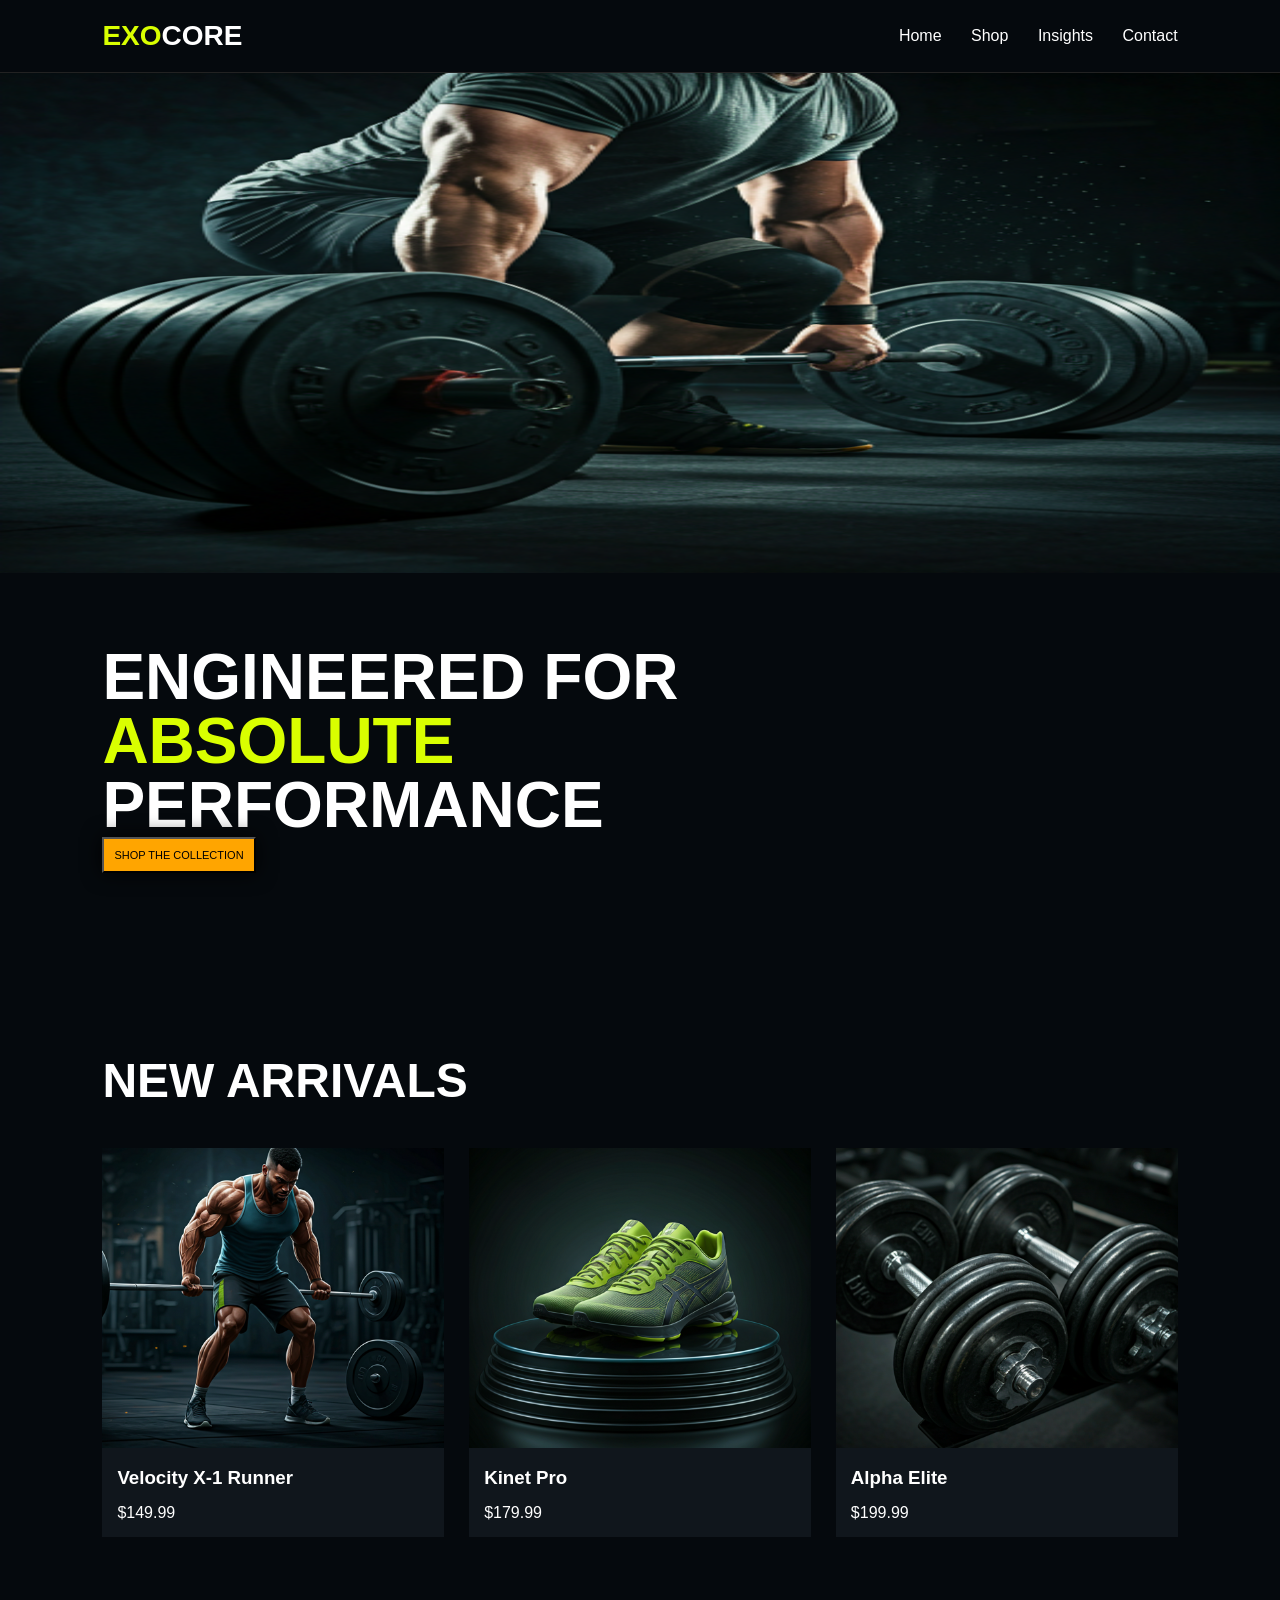
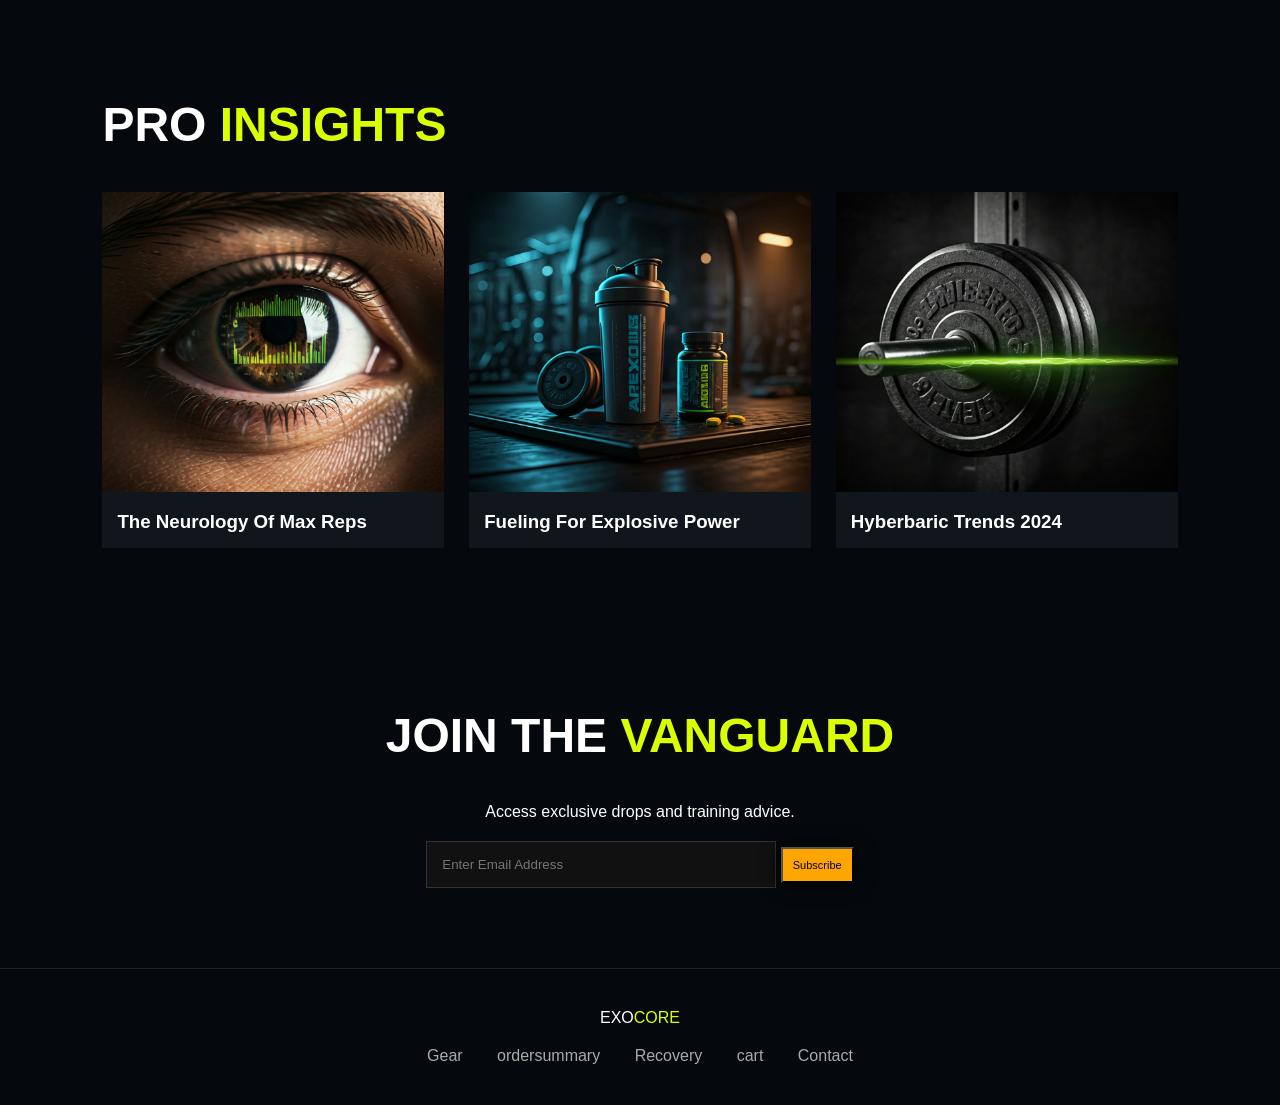
<file: index.html>
<!DOCTYPE html>
<html lang="en">
<head>
<meta charset="UTF-8">
<meta name="viewport" content="width=device-width, initial-scale=1.0">
<title>EXOCORE</title>
<link rel="stylesheet" href="w.css">
</head>
<body>

<header>
    <div class="logo">EXO<span>CORE</span></div>


    <nav>
        <a href="#home">Home</a>
        <a href="#shop">Shop</a>
        <a href="#insight">Insights</a>
        <a href="#contact">Contact</a>
    </nav>
</header>
<section class="hero" id="home">
<img src="ty.png" width=100% height=500vh>

    <div class="overlay">
    
        <h1>
            ENGINEERED FOR<br>
            <span>ABSOLUTE</span><br>
            PERFORMANCE
        </h1>

        <button class="button">SHOP THE COLLECTION</button>
    </div>
</section>

<section class="products">
    <div class="section-title">
        <h2>NEW ARRIVALS</h2>
    </div>

    <div class="product-grid">

        <div class="card">
            <img src="uu.png">
            <h3>Velocity X-1 Runner</h3>
            <p>$149.99</p>
        </div>

        <div class="card">
            <img src="ll.png">
            <h3>Kinet Pro</h3>
            <p>$179.99</p>
        </div>

        <div class="card">
            <img src="dd.png">
            <h3>Alpha Elite</h3>
            <p>$199.99</p>
        </div>

    </div>
</section>

<section class="insights" id="insight">

    <h2>PRO <span>INSIGHTS</span></h2>

    <div class="blog-grid">

        <div class="blog-card">
            <img src="yyy.png">
            <h3>The Neurology Of Max Reps</h3>
        </div>

        <div class="blog-card">
            <img src="aa.png">
            <h3>Fueling For Explosive Power</h3>
        </div>

        <div class="blog-card">
            <img src="jj.png">
            <h3>Hyberbaric Trends 2024</h3>
        </div>

    </div>

</section>

<section class="newsletter"id="contact">

    <h2>
        JOIN THE <span>VANGUARD</span>
    </h2>

    <p>Access exclusive drops and training advice.</p>

    <form>
        <input type="email" placeholder="Enter Email Address">
        <button class=newsbutton>Subscribe</button>
    </form>

</section>

<footer>

    <div class="footer-logo">
        EXO<span>CORE</span>

    </div>

    <div class="footer-links">
        <a href="gear.html">Gear</a>
        
        <a href="load.html">ordersummary</a>
        
        <a href="fed.html">Recovery</a>
         <a href="cart.html">cart</a>
        
        <a href="personal.html">Contact</a>
        
    </div>

</footer>

</body>
</html>
</file>
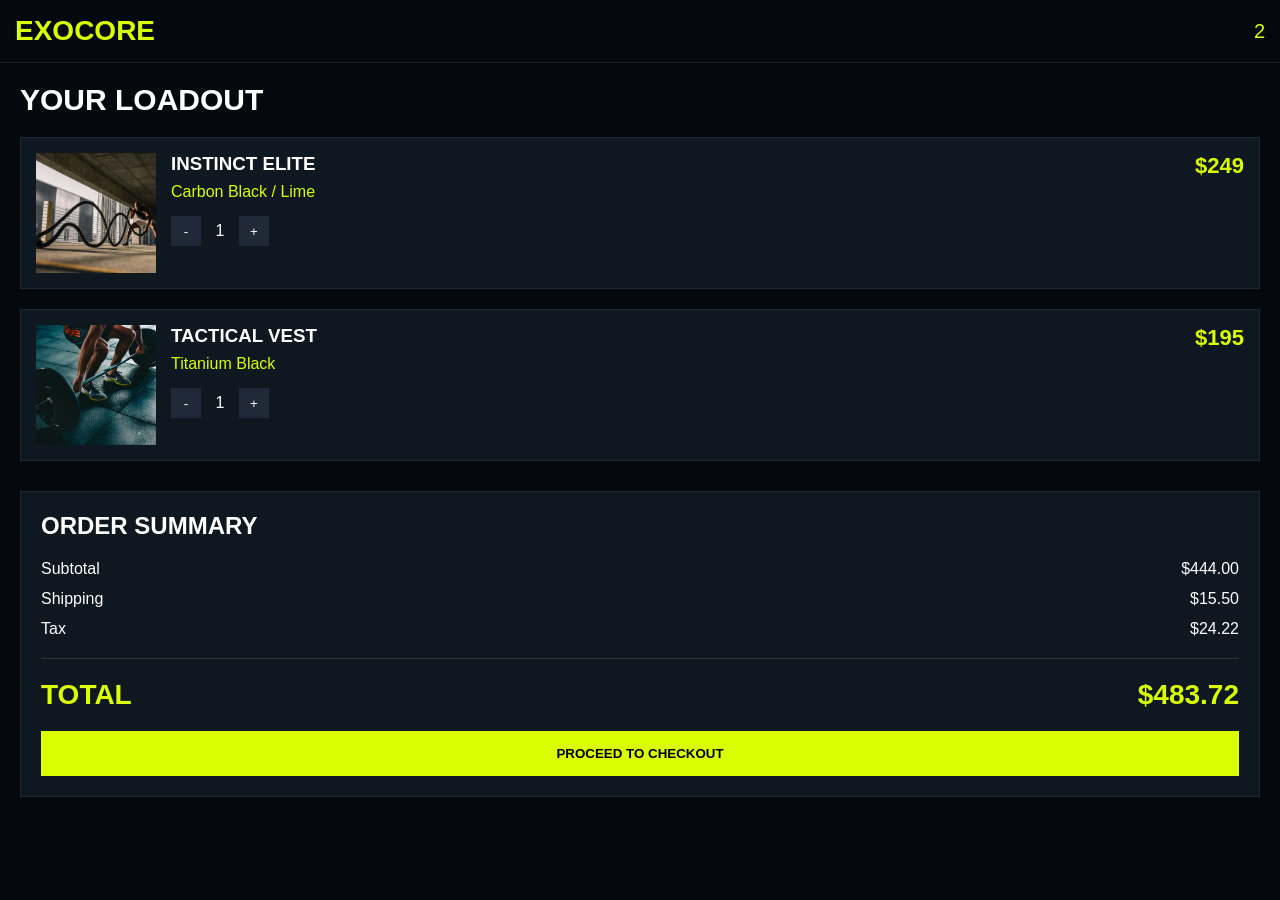
<file: cart.html>
<!DOCTYPE html>
<html lang="en">
<head>
<meta charset="UTF-8">
<meta name="viewport" content="width=device-width, initial-scale=1.0">
<title>EXOCORE Cart</title>

<style>

*{
    margin:0;
    padding:0;
    box-sizing:border-box;
    font-family:Arial,sans-serif;
}

body{
    background:#05090d;
    color:white;
}

header{
    display:flex;
    justify-content:space-between;
    align-items:center;
    padding:15px;
    border-bottom:1px solid #222;
}

.logo{
    color:#d9ff00;
    font-size:28px;
    font-weight:bold;
}

.cart-count{
    color:#d9ff00;
    font-size:20px;
}

.container{
    padding:20px;
}

.title{
    font-size:30px;
    margin-bottom:20px;
}

.cart-item{
    display:flex;
    gap:15px;
    background:#0f1720;
    border:1px solid #1f2937;
    margin-bottom:20px;
    padding:15px;
}

.cart-item img{
    width:120px;
    height:120px;
    object-fit:cover;
}

.details{
    flex:1;
}

.details h3{
    margin-bottom:8px;
}

.details p{
    color:#d9ff00;
}

.qty{
    margin-top:15px;
}

.qty button{
    width:30px;
    height:30px;
    border:none;
    background:#1f2937;
    color:white;
    cursor:pointer;
}

.qty span{
    margin:0 10px;
}

.price{
    color:#d9ff00;
    font-size:22px;
    font-weight:bold;
}

.summary{
    background:#0f1720;
    border:1px solid #1f2937;
    padding:20px;
    margin-top:30px;
}

.summary h2{
    margin-bottom:20px;
}

.row{
    display:flex;
    justify-content:space-between;
    margin:12px 0;
}

.total{
    display:flex;
    justify-content:space-between;
    margin-top:20px;
    padding-top:20px;
    border-top:1px solid #333;
    font-size:28px;
    font-weight:bold;
    color:#d9ff00;
}

.checkout{
    width:100%;
    padding:15px;
    margin-top:20px;
    background:#d9ff00;
    color:black;
    border:none;
    font-weight:bold;
    cursor:pointer;
}

.checkout:hover{
    opacity:.9;
}

</style>
<link href="cart.html">
</head>
<body>

<header>
    <div class="logo">EXOCORE</div>
    <div class="cart-count">2</div>
</header>

<div class="container">

    <h1 class="title">YOUR LOADOUT</h1>

    <div class="cart-item">

        <img src="ghj.jpg" alt="">

        <div class="details">
            <h3>INSTINCT ELITE</h3>
            <p>Carbon Black / Lime</p>

            <div class="qty">
                <button>-</button>
                <span>1</span>
                <button>+</button>
            </div>
        </div>

        <div class="price">$249</div>

    </div>

    <div class="cart-item">

        <img src="jkl.jpg" alt="">

        <div class="details">
            <h3>TACTICAL VEST</h3>
            <p>Titanium Black</p>

            <div class="qty">
                <button>-</button>
                <span>1</span>
                <button>+</button>
            </div>
        </div>

        <div class="price">$195</div>

    </div>

    <div class="summary">

        <h2>ORDER SUMMARY</h2>

        <div class="row">
            <span>Subtotal</span>
            <span>$444.00</span>
        </div>

        <div class="row">
            <span>Shipping</span>
            <span>$15.50</span>
        </div>

        <div class="row">
            <span>Tax</span>
            <span>$24.22</span>
        </div>

        <div class="total">
            <span>TOTAL</span>
            <span>$483.72</span>
        </div>

        <button class="checkout"
        onclick="window.location.href='checkout.html'">
            PROCEED TO CHECKOUT
        </button>

    </div>

</div>


</body>
</html>
</file>
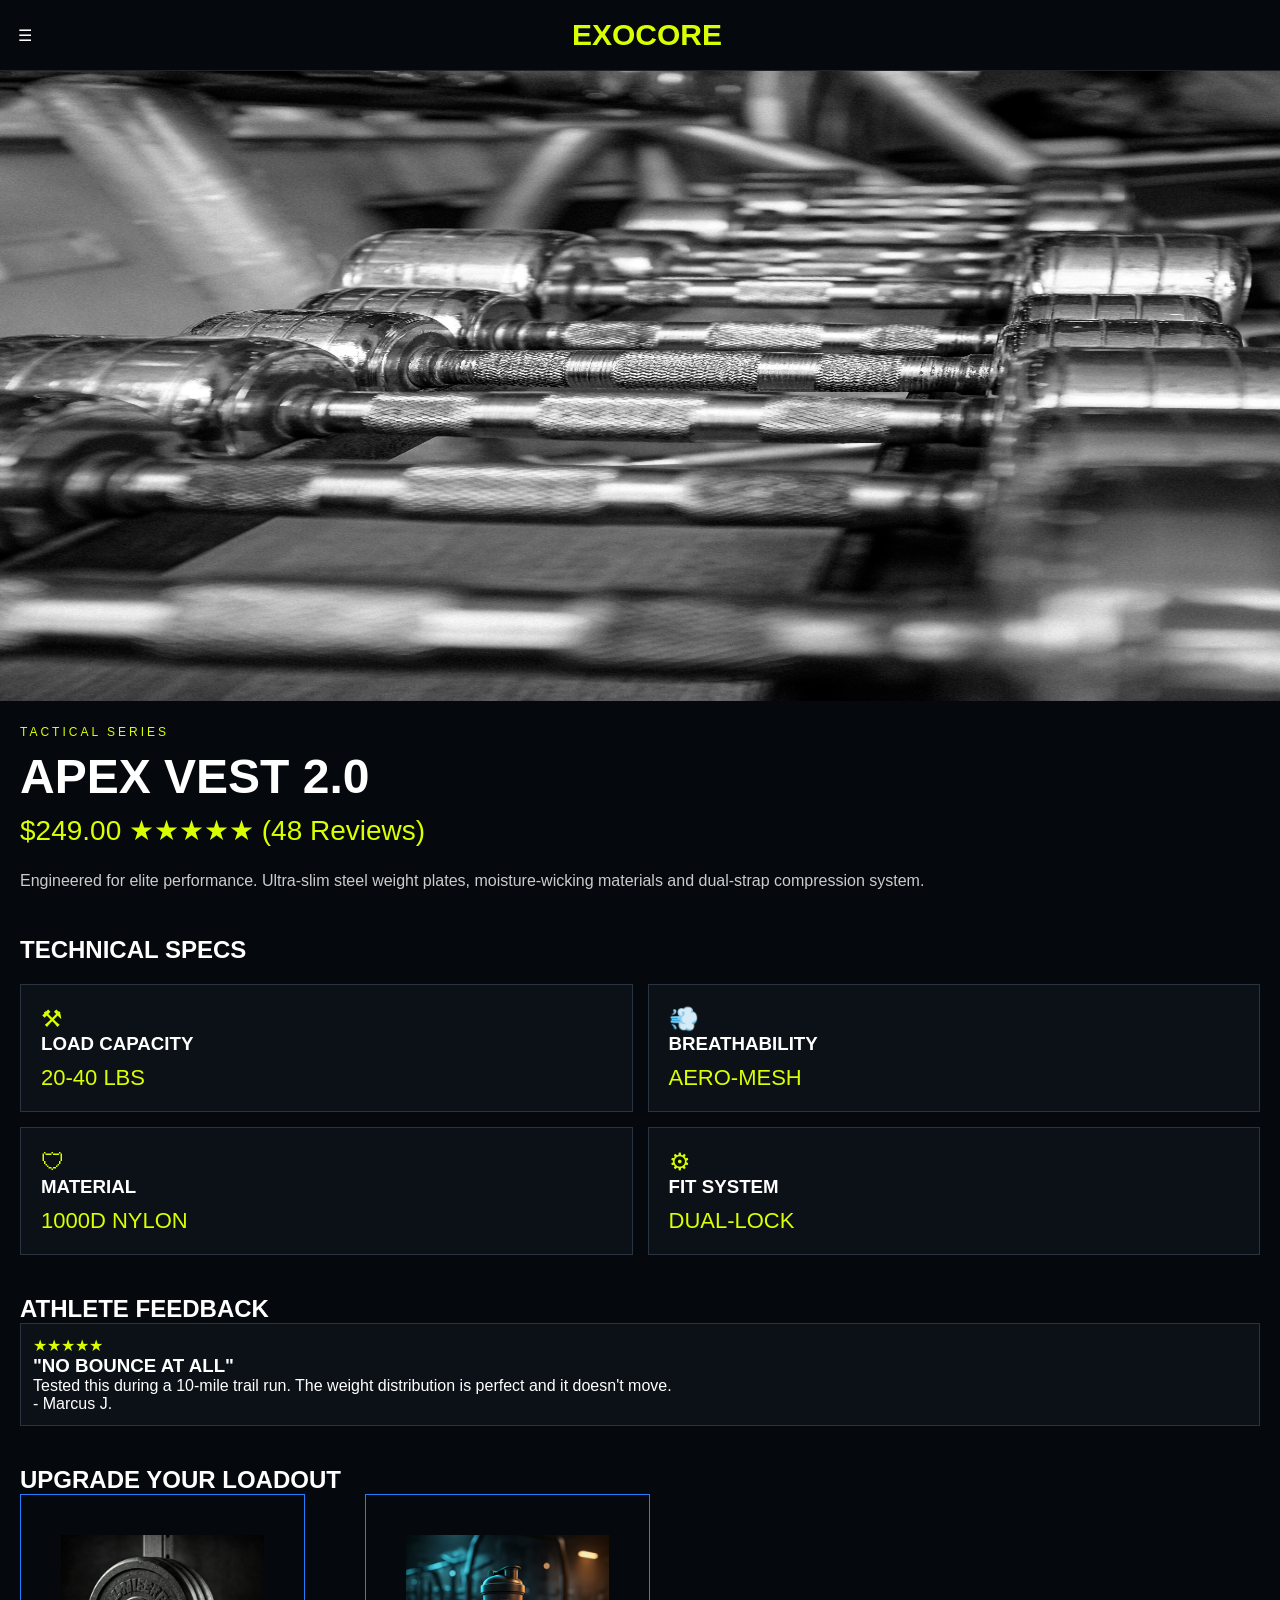
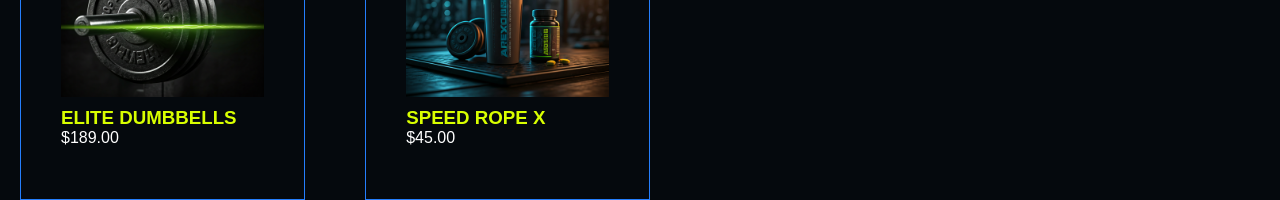
<file: fed.html>
<!DOCTYPE html>
<html lang="en">
<head>
<meta charset="UTF-8">
<meta name="viewport" content="width=device-width, initial-scale=1.0">
<title>APEX VEST 2.0</title>
<link rel="stylesheet" href="fed.css" id="fed.html">
</head>
<body>
 
<header>
    <div class="menu">☰</div>
    <div class="logo">EXOCORE</div>

    <div class="icons">
        
    </div>
</header>

<section class="hero">
    <img src="hhy.jpg" alt="Apex Vest">
</section>

<section class="product-info">

    <p class="series">TACTICAL SERIES</p>

    <h1>APEX VEST 2.0</h1>

    <div class="price">
        $249.00 ★★★★★ (48 Reviews)
    </div>

    <p class="description">
        Engineered for elite performance.
        Ultra-slim steel weight plates,
        moisture-wicking materials and
        dual-strap compression system.
    </p>

</section>

<section class="specs">

    <h2>TECHNICAL SPECS</h2>

    <div class="grid">

        <div class="spec-card">
            <span>⚒</span>
            <h3>LOAD CAPACITY</h3>
            <p>20-40 LBS</p>
        </div>

        <div class="spec-card">
            <span>💨</span>
            <h3>BREATHABILITY</h3>
            <p>AERO-MESH</p>
        </div>

        <div class="spec-card">
            <span>🛡</span>
            <h3>MATERIAL</h3>
            <p>1000D NYLON</p>
        </div>

        <div class="spec-card">
            <span>⚙</span>
            <h3>FIT SYSTEM</h3>
            <p>DUAL-LOCK</p>
        </div>

    </div>

</section>

<section class="review">

    <h2>ATHLETE FEEDBACK</h2>

    <div class="review-card">
        <div class="stars">★★★★★</div>

        <h3>"NO BOUNCE AT ALL"</h3>

        <p>
            Tested this during a 10-mile trail run.
            The weight distribution is perfect and
            it doesn't move.
        </p>

        <span>- Marcus J.</span>
    </div>

</section>

<section class="related">

    <h2>UPGRADE YOUR LOADOUT</h2>

    <div class="products">
         
        <div class="product">
            <img src="jj.png">
            <h3>ELITE DUMBBELLS</h3>
            <p>$189.00</p>
        </div>

        <div class="product">
            <img src="aa.png">
            <h3>SPEED ROPE X</h3>
            <p>$45.00</p>
        </div>

    </div>


<br>

</section>
</body>
</html>
</file>
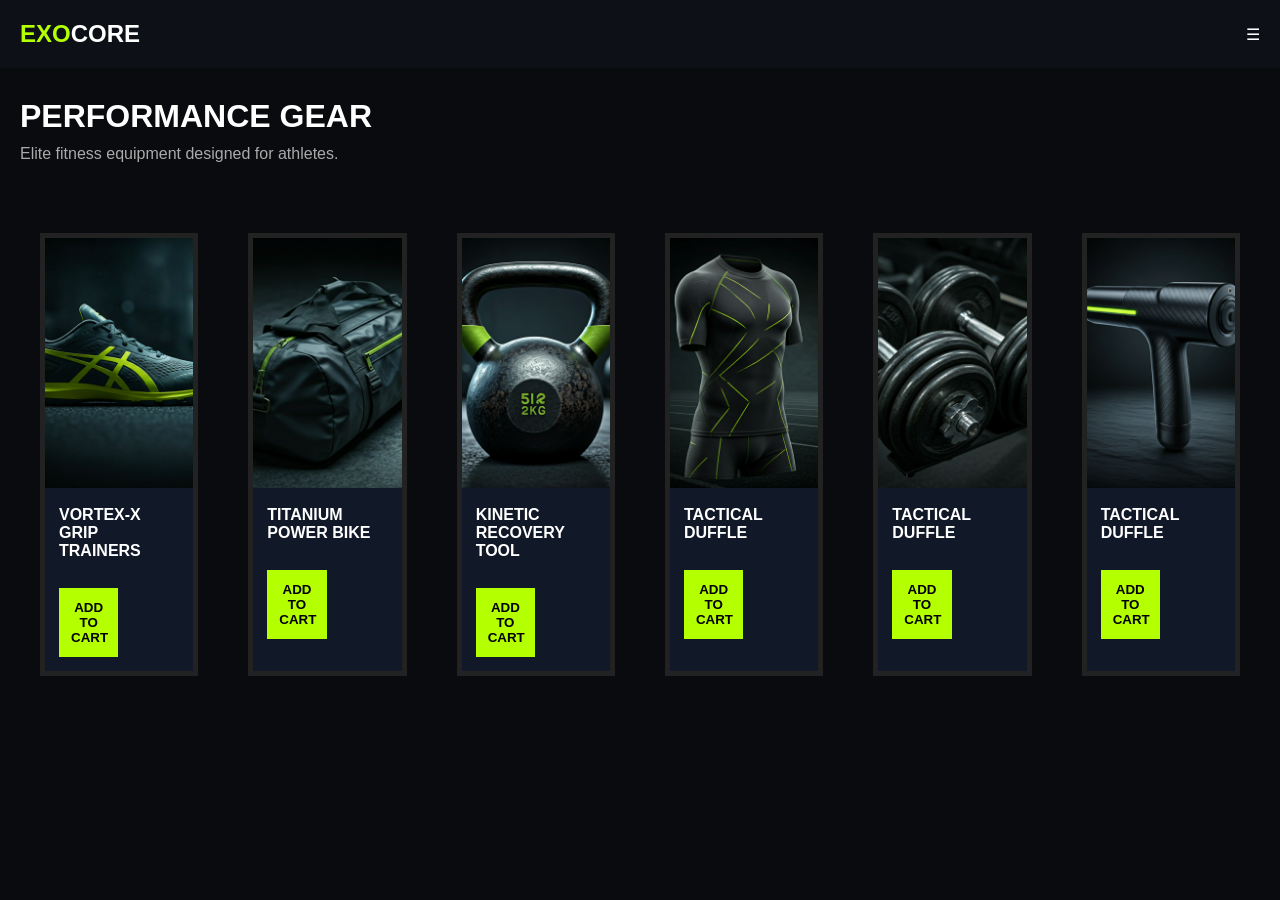
<file: gear.html>
<!DOCTYPE html>
<html lang="en">
<head>
<meta charset="UTF-8">
<meta name="viewport" content="width=device-width, initial-scale=1.0">
<title>EXOCORE Fitness</title>
<link rel="stylesheet" href="gear.css"  id="gear">

</head >
<body>

<header>
    <div class="logo">EXO<span>CORE</span></div>
    
   
    <div class="icons">☰</div>
</header>

<section class="hero" >
    <h1>PERFORMANCE GEAR</h1>
    <p>Elite fitness equipment designed for athletes.</p>
</section>

<section class="products">

    <div class="card">
        <img src="ae.jpeg.png" alt="">
        <h3>VORTEX-X GRIP TRAINERS</h3>
        <button>ADD TO CART</button>
    </div>

    <div class="card">
        <img src="er.png" alt="">
        <h3>TITANIUM POWER BIKE</h3>
        <button>ADD TO CART</button>
    </div>

    <div class="card">
        <img src="unnamed (2).png" alt="">
        <h3>KINETIC RECOVERY TOOL</h3>
        <button>ADD TO CART</button>
    </div>

    <div class="card">
        <img src="unnamed (1).png" alt="">
        <h3>TACTICAL DUFFLE</h3>
        <button>ADD TO CART</button>
    </div>
<div class="card">
        <img src="dd.png" alt="">
        <h3>TACTICAL DUFFLE</h3>
        <button>ADD TO CART</button>
    </div>
<div class="card">
        <img src="qe.png" alt="">
        <h3>TACTICAL DUFFLE</h3>
        <button>ADD TO CART</button>
    </div>

</section>



</body>
</html>
</file>
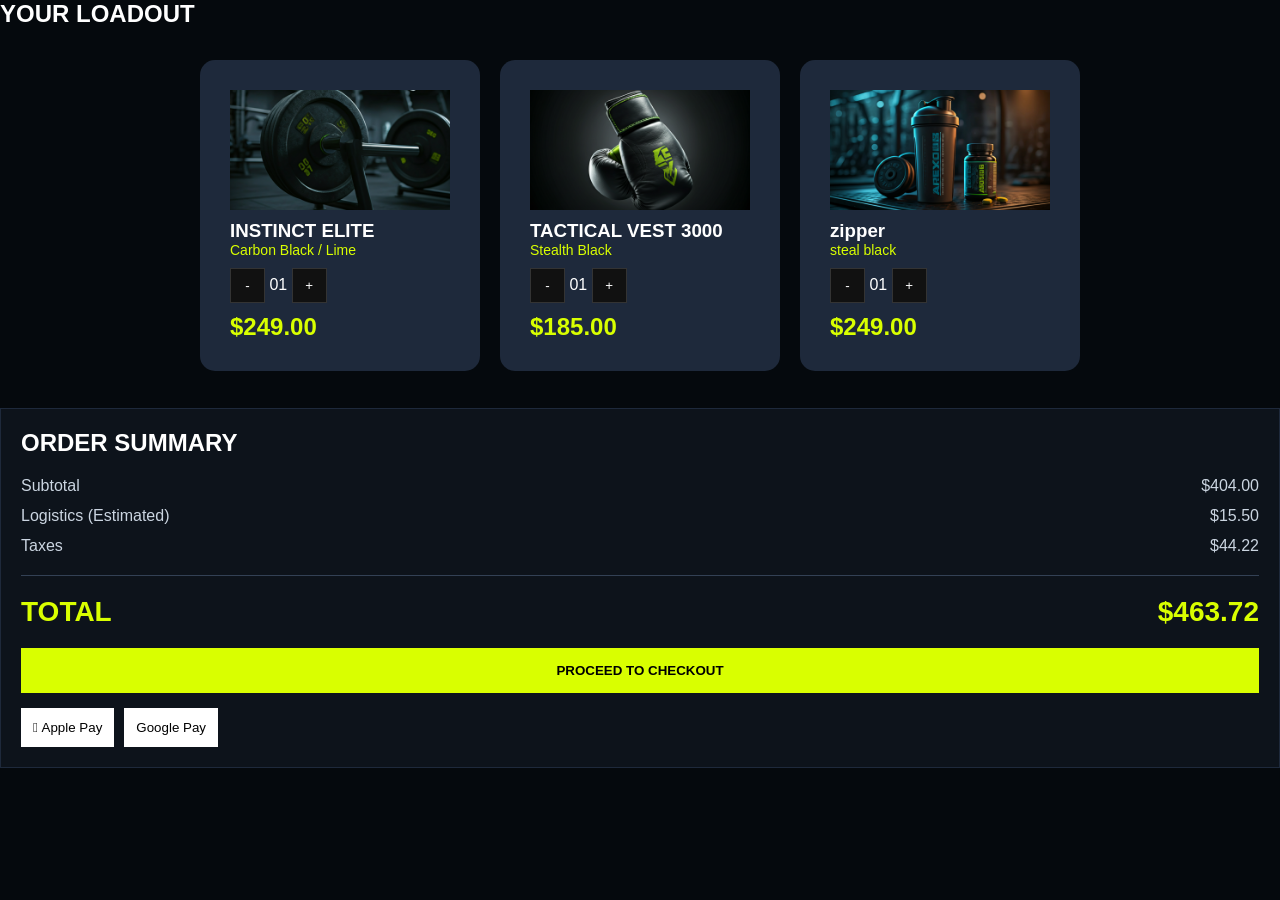
<file: load.html>
<!DOCTYPE html>
<html lang="en">
<head>
<meta charset="UTF-8">
<meta name="viewport" content="width=device-width, initial-scale=1.0">
<title>EXOCORE Cart</title>
<link rel="stylesheet" href="load.css"    id="load.html">
</head>
<body>

<section  id="load">

    <h1>YOUR LOADOUT</h1>
    <div class="cart-page">
   <div class="cart-box">
    <div class="cart-item">
        <img src= "me.png" alt="">
        <div class="details">
            <h3>INSTINCT ELITE</h3>
              
            <p>Carbon Black / Lime</p>

            <div class="qty">
                <button class="button">-</button>
                   <span>01</span>
                
                <button class="button">+</button>
            </div>
        </div>

        <div class="price">$249.00</div>
    </div>
</div>
 <div class="cart-box">
    <div class="cart-item">
        <img src="unnamed.png" alt="">
        <div class="details">
            <h3>TACTICAL VEST 3000</h3>
            <p>Stealth Black</p>

            <div class="qty">
                <button class="button">-</button>
                <span>01</span>
                <button class="button">+</button>
            </div>
        </div>
        
        <div class="price">$185.00</div>
    </div>
    </div>
    <div class="cart-box">
    <div class="cart-item">
   <img src="aa.png " alt="">
   <div class="details">
 <h3> zipper </h3>
   <p> steal black</p>
   <div class="qty">
   <button class="button">-</button>
   <span>01</span>
   <button class="button" >+</button>
   </div>
   </div>
  
 <div class="price">$249.00</div>

    </div>
    
</div>
</div>
</section>

    <div class="order-summary">

    <h2>ORDER SUMMARY</h2>

    <div class="summary-row">
        <span>Subtotal</span>
        <span>$404.00</span>
    </div>

    <div class="summary-row">
        <span>Logistics (Estimated)</span>
        <span>$15.50</span>
    </div>

    <div class="summary-row">
        <span>Taxes</span>
        <span>$44.22</span>
    </div>

    <hr>

    <div class="summary-total">
        <span>TOTAL</span>
        <span>$463.72</span>
    </div>

    <button class="checkout-btn">
        PROCEED TO CHECKOUT
    </button>

    <div class="payment-methods">
        <button> Apple Pay</button>
        <button>Google Pay</button>
    </div>

</div>

</body>
</html>
</file>
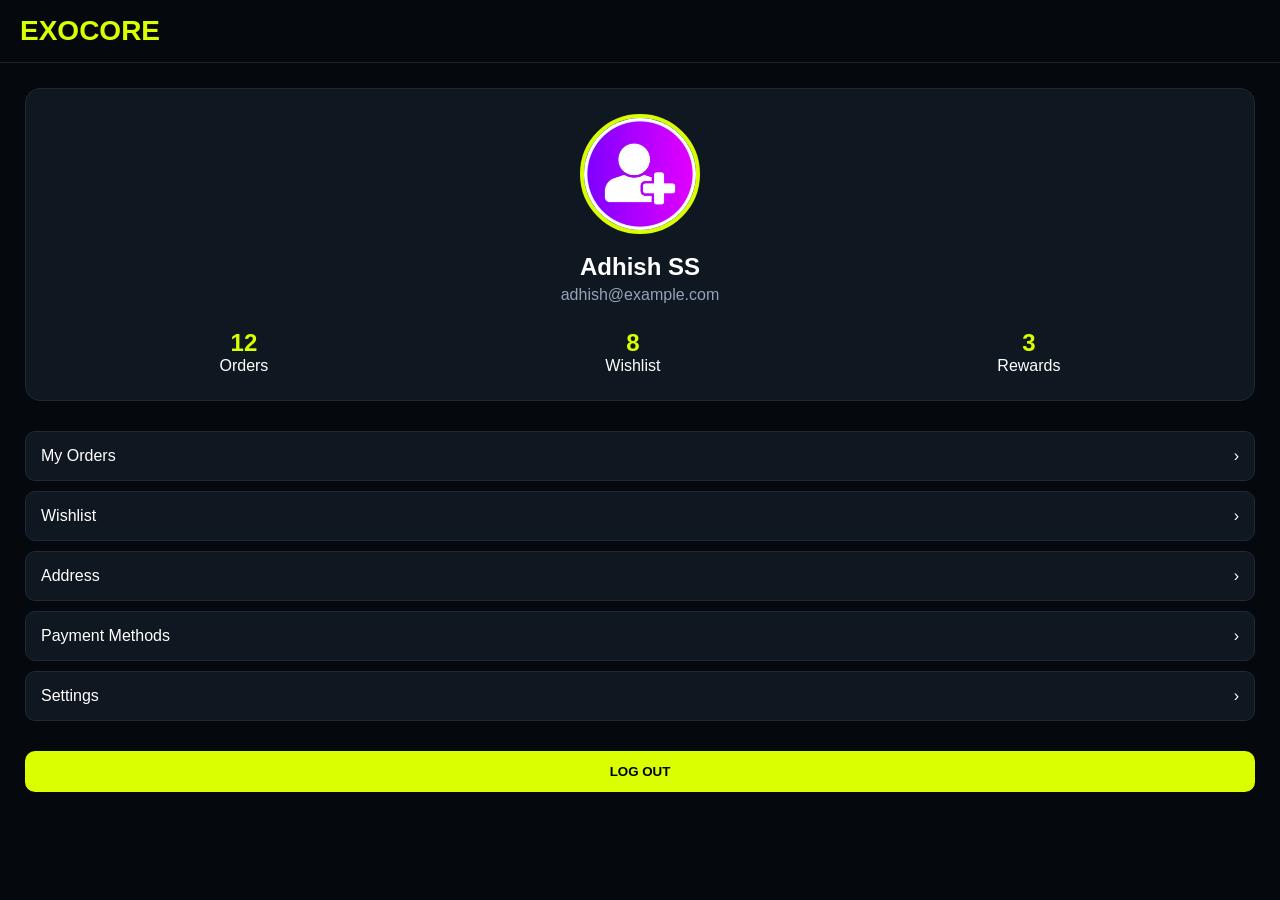
<file: personal.html>
<!DOCTYPE html>
<html lang="en">
<head>
<meta charset="UTF-8">
<meta name="viewport" content="width=device-width, initial-scale=1.0">
<title>EXOCORE Profile</title>

<style>

*{
    margin:0;
    padding:0;
    box-sizing:border-box;
    font-family:Arial,sans-serif;
}

body{
    background:#05090d;
    color:white;
}

header{
    display:flex;
    justify-content:space-between;
    align-items:center;
    padding:15px 20px;
    border-bottom:1px solid #222;
}

.logo{
    color:#d9ff00;
    font-size:28px;
    font-weight:bold;
}

.profile-container{
    padding:25px;
}

.profile-card{
    background:#0f1720;
    border:1px solid #1f2937;
    border-radius:15px;
    text-align:center;
    padding:25px;
}

.profile-img{
    width:120px;
    height:120px;
    border-radius:50%;
    border:4px solid #d9ff00;
    object-fit:cover;
}

.profile-name{
    margin-top:15px;
    font-size:24px;
    font-weight:bold;
}

.profile-email{
    color:#94a3b8;
    margin-top:5px;
}

.stats{
    display:flex;
    justify-content:space-around;
    margin-top:25px;
}

.stat-box{
    text-align:center;
}

.stat-box h3{
    color:#d9ff00;
    font-size:24px;
}

.menu{
    margin-top:30px;
}

.menu-item{
    display:flex;
    justify-content:space-between;
    align-items:center;
    padding:15px;
    background:#0f1720;
    border:1px solid #1f2937;
    margin-bottom:10px;
    border-radius:10px;
    cursor:pointer;
}

.menu-item:hover{
    background:#111827;
}

.logout{
    width:100%;
    margin-top:20px;
    padding:13px;
    background:#d9ff00;
    color:black;
    border:none;
    border-radius:10px;
    font-weight:bold;
    cursor:pointer;
   transition:.4s;
}
 .logout:hover{
    transform:translateY(-10px);
   



}


</style>
</head>
<body>
<link href="personal.html">
<header  id="personal" >
    <div class="logo">EXOCORE</div>
    
</header>

<div class="profile-container">

    <div class="profile-card">

        <img src="person.jpg" alt="Profile" class="profile-img">

        <h2 class="profile-name">Adhish SS</h2>

        <p class="profile-email">
            adhish@example.com
        </p>

        <div class="stats">

            <div class="stat-box">
                <h3>12</h3>
                <p>Orders</p>
            </div>

            <div class="stat-box">
                <h3>8</h3>
                <p>Wishlist</p>
            </div>

            <div class="stat-box">
                <h3>3</h3>
                <p>Rewards</p>
            </div>

        </div>

    </div>

    <div class="menu">

        <div class="menu-item">
            <span> My Orders</span>
            <span>›</span>
        </div>

        <div class="menu-item">
            <span> Wishlist</span>
            <span>›</span>
        </div>

        <div class="menu-item">
            <span> Address</span>
            <span>›</span>
        </div>

        <div class="menu-item">
            <span>Payment Methods</span>
            <span>›</span>
        </div>

        <div class="menu-item">
            <span> Settings</span>
            <span>›</span>
        </div>

        <button class="logout">
            LOG OUT
        </button>

    </div>

</div>


</body>
</html>
</file>
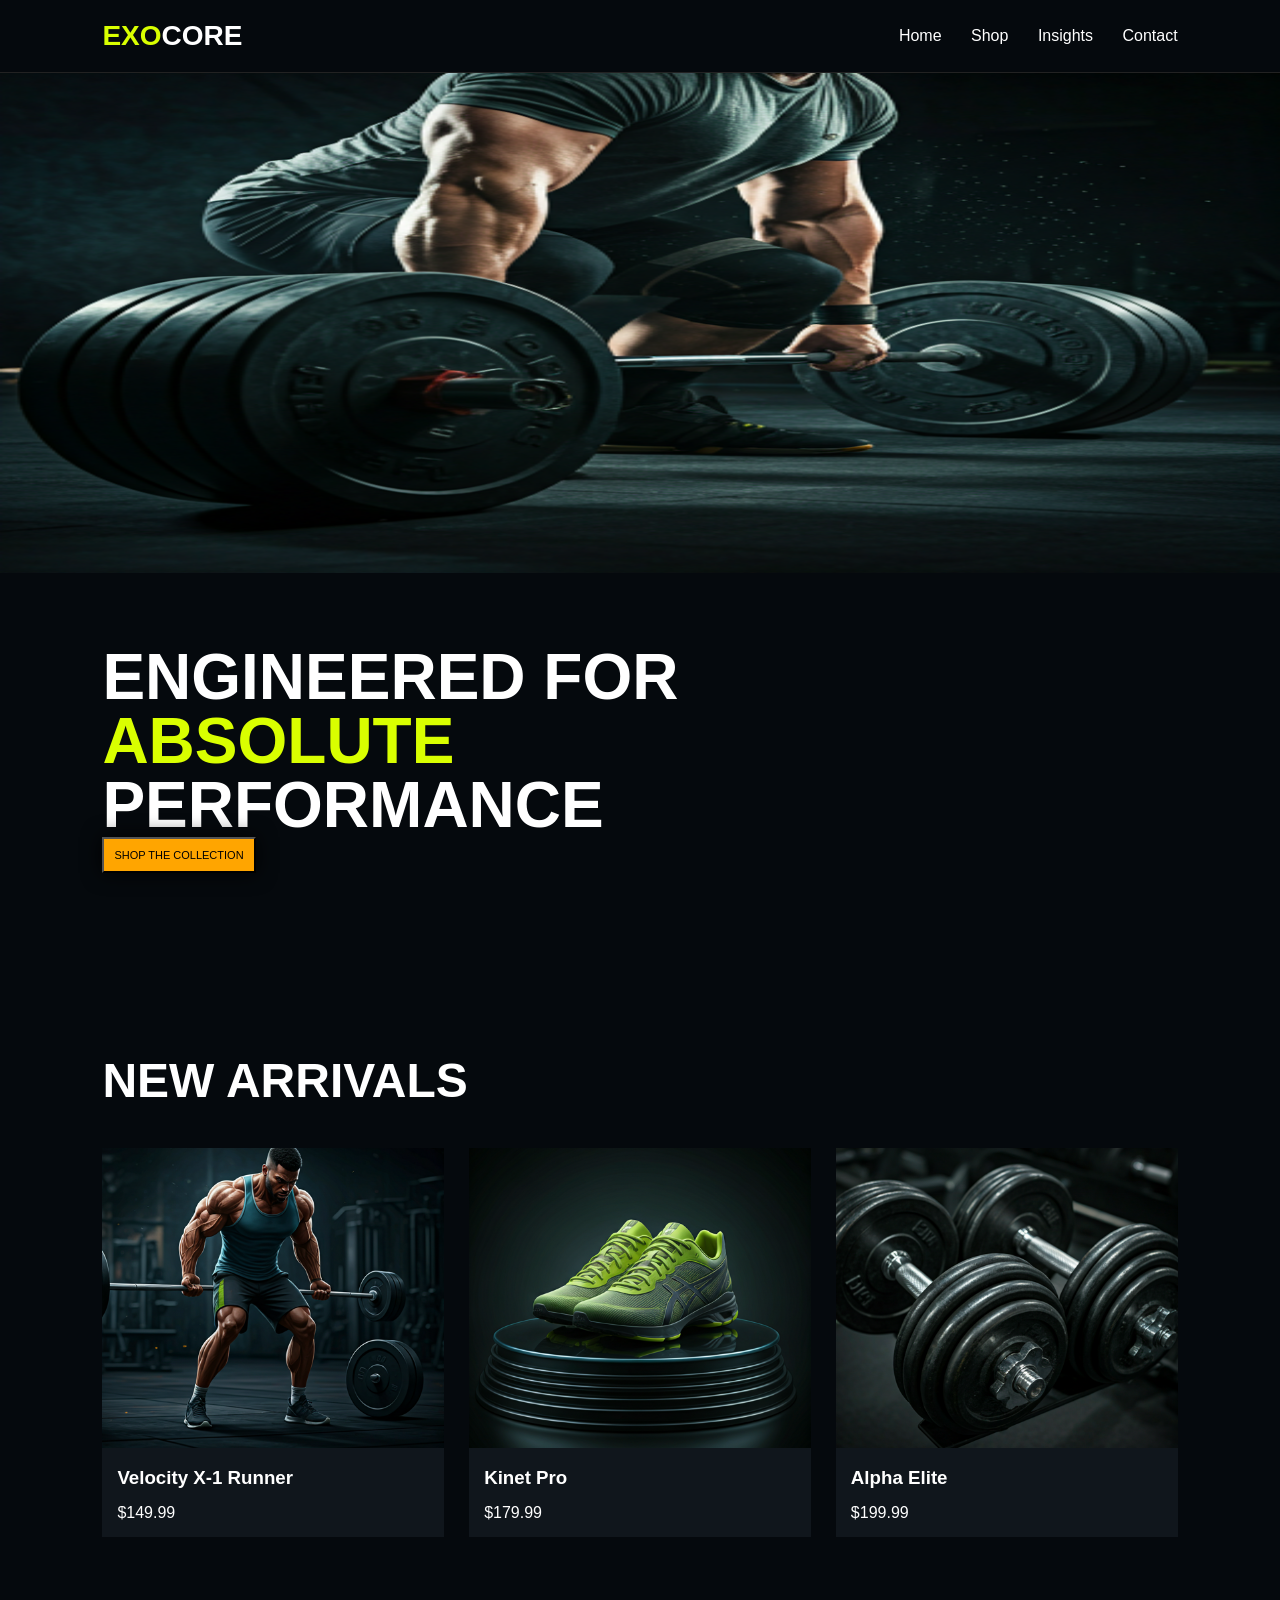
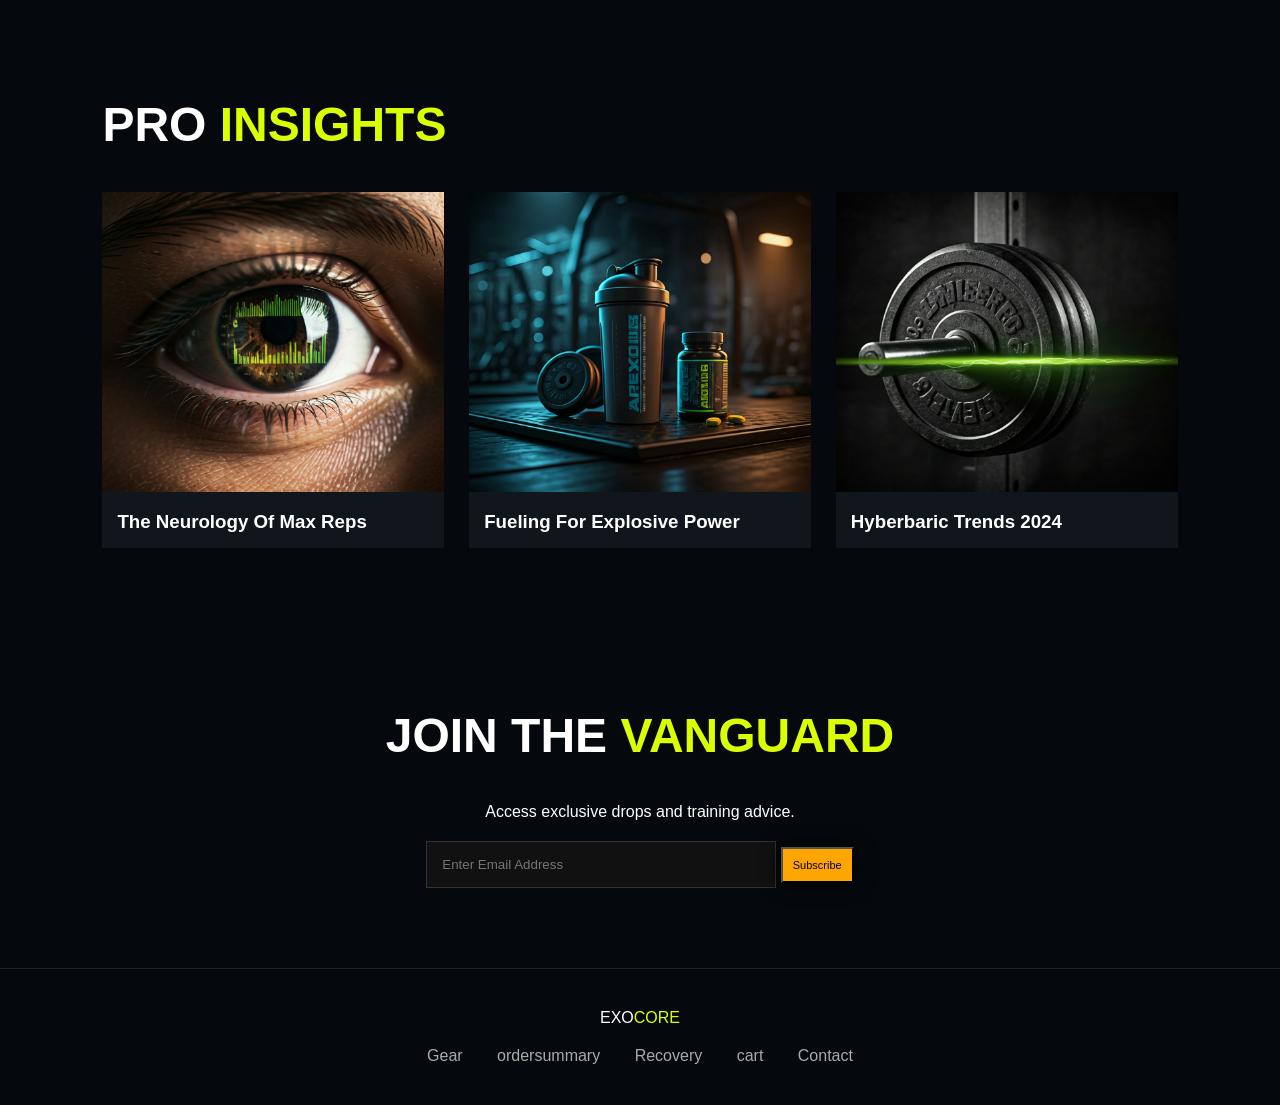
<file: ww.html>
<!DOCTYPE html>
<html lang="en">
<head>
<meta charset="UTF-8">
<meta name="viewport" content="width=device-width, initial-scale=1.0">
<title>EXOCORE</title>
<link rel="stylesheet" href="w.css">
</head>
<body>

<header>
    <div class="logo">EXO<span>CORE</span></div>


    <nav>
        <a href="#home">Home</a>
        <a href="#shop">Shop</a>
        <a href="#insight">Insights</a>
        <a href="#contact">Contact</a>
    </nav>
</header>
<section class="hero" id="home">
<img src="ty.png" width=100% height=500vh>

    <div class="overlay">
    
        <h1>
            ENGINEERED FOR<br>
            <span>ABSOLUTE</span><br>
            PERFORMANCE
        </h1>

        <button class="button">SHOP THE COLLECTION</button>
    </div>
</section>

<section class="products">
    <div class="section-title">
        <h2>NEW ARRIVALS</h2>
    </div>

    <div class="product-grid">

        <div class="card">
            <img src="uu.png">
            <h3>Velocity X-1 Runner</h3>
            <p>$149.99</p>
        </div>

        <div class="card">
            <img src="ll.png">
            <h3>Kinet Pro</h3>
            <p>$179.99</p>
        </div>

        <div class="card">
            <img src="dd.png">
            <h3>Alpha Elite</h3>
            <p>$199.99</p>
        </div>

    </div>
</section>

<section class="insights" id="insight">

    <h2>PRO <span>INSIGHTS</span></h2>

    <div class="blog-grid">

        <div class="blog-card">
            <img src="yyy.png">
            <h3>The Neurology Of Max Reps</h3>
        </div>

        <div class="blog-card">
            <img src="aa.png">
            <h3>Fueling For Explosive Power</h3>
        </div>

        <div class="blog-card">
            <img src="jj.png">
            <h3>Hyberbaric Trends 2024</h3>
        </div>

    </div>

</section>

<section class="newsletter"id="contact">

    <h2>
        JOIN THE <span>VANGUARD</span>
    </h2>

    <p>Access exclusive drops and training advice.</p>

    <form>
        <input type="email" placeholder="Enter Email Address">
        <button class=newsbutton>Subscribe</button>
    </form>

</section>

<footer>

    <div class="footer-logo">
        EXO<span>CORE</span>

    </div>

    <div class="footer-links">
        <a href="gear.html">Gear</a>
        
        <a href="load.html">ordersummary</a>
        
        <a href="fed.html">Recovery</a>
         <a href="cart.html">cart</a>
        
        <a href="personal.html">Contact</a>
        
    </div>

</footer>

</body>
</html>
</file>
<file: w.css>
*{
    margin:0;
    padding:0;
    box-sizing:border-box;
    font-family:Arial,sans-serif;
}

body{
    background:#05090d;
    color:white;
   
}

header{
    display:flex;
    justify-content:space-between;
    align-items:center;
    padding:20px 8%;
    border-bottom:1px solid #222;
}

.logo{
    font-size:28px;
    font-weight:bold;
    color:#d9ff00;
}

.logo span{
    color:white;
}

nav a{
    color:white;
    text-decoration:none;
    margin-left:25px;
}

.hero{
    height:100vh;
    
    position:relative;
}

.overlay{
    position:absolute;
    bottom:100px;
    left:8%;
}

.hero h1{
    font-size:4rem;
    line-height:1;
}

.hero h1 span{
    color:#d9ff00;
}

.button{

 padding:10px;
background-color:orange;
box-shadow:0px 0px 20px ;
font-size:11px;

}
button:hover{

box-shadow:0px 0px 0px yellow;
transition:0.1s;
padding:11px;
}




.products,
.intent,
.insights,
.newsletter{
    padding:80px 8%;
}

.section-title h2,
.intent h2,
.insights h2,
.newsletter h2{
    font-size:3rem;
    margin-bottom:40px;
}

span{
    color:#d9ff00;
}

.product-grid,
.blog-grid{
    display:grid;
    grid-template-columns:repeat(auto-fit,minmax(250px,1fr));
    gap:25px;
}

.card,
.blog-card{
    background:#10161c;
    overflow:hidden;
    transition:.4s;
}

.card:hover,
.blog-card:hover{
    transform:translateY(-10px);
}

.card img,
.blog-card img{
    width:100%;
    height:300px;
    object-fit:cover;
}

.card h3,
.blog-card h3{
    padding:15px;
}

.card p{
    padding:0 15px 15px;
}

.newsletter{
    text-align:center;
}

.newsletter input{
    width:350px;
    max-width:90%;
    padding:15px;
    margin-top:20px;
    background:#111;
    border:1px solid #333;
    color:white;
}

.newsbutton{

 padding:10px;
background-color:orange;
box-shadow:0px 0px 20px ;
font-size:11px;

}
.newsbutton:hover{
 color:yellow;
transition:0.1s;

}



footer{
    padding:40px 8%;
    border-top:1px solid #222;
    text-align:center;
}

.footer-links{
    margin-top:20px;
}

.footer-links a{
    color:#aaa;
    text-decoration:none;
    margin:0 15px;
}
</file>
<file: fed.css>
*{
    margin:0;
    padding:0;
    box-sizing:border-box;
    font-family:Arial,sans-serif;
}

body{
    background:#05090d;
    color:white;
}

header{
    display:flex;
    justify-content:space-between;
    align-items:center;
    padding:18px;
    border-bottom:1px solid #222;
}

.logo{
    color:#d9ff00;
    font-size:30px;
    font-weight:bold;
}

.hero img{
    width:100%;
    height:70vh;
    display:flexbox;
}

.product-info{
    padding:20px;
}

.series{
    color:#d9ff00;
    letter-spacing:3px;
    font-size:12px;
}

h1{
    font-size:48px;
    margin:10px 0;
}

.price{
    color:#d9ff00;
    font-size:28px;
    margin-bottom:20px;
}

.description{
    color:#ccc;
    line-height:1.8;
}

.specs{
    padding:20px;
}

.specs h2{
    margin-bottom:20px;
}

.grid{
    display:grid;
    grid-template-columns:1fr 1fr;
    gap:15px;
}

.spec-card{
    border:1px solid #2a3340;
    padding:20px;
    background:#0b1117;
}

.spec-card span{
    color:#d9ff00;
    font-size:24px;
}

.spec-card p{
    color:#d9ff00;
    font-size:22px;
    margin-top:10px;
}

.review{
    padding:20px;

}

.review-card{
    border:1px solid #2a3340;
    background:#0b1117;
    padding:12px;
    
}

.stars{
    color:#d9ff00;
}

.related{
    padding:20px;
}

.products{
    display:flex;
    height:45px;
    
    gap:60px;

}

.product{
    border:1px solid #257efb;
    padding:40px;
    width:23%;
    height:34vh;
}

.product img{
    width:100%;
    display:flex;
    align-items: center;

    object-fit: cover;
overflow:hidden;
height:18vh;
}

.product h3{
    color:#d9ff00;
    margin-top:10px;

}
</file>
<file: gear.css>
*{
    margin:0;
    padding:0;
    box-sizing:border-box;
    font-family:Arial, sans-serif;
}

body{
    background:#090b0f;
    color:white;
}

header{
    display:flex;
    justify-content:space-between;
    align-items:center;
    padding:20px;
    background:#0d1117;
}

.logo{
    font-size:24px;
    font-weight:bold;
    color:#b4ff00;
}

.logo span{
    color:white;
}

.hero{
    padding:30px 20px;
}

.hero h1{
    font-size:32px;
    margin-bottom:10px;
}

.hero p{
    color:#aaa;
}

.products{
    padding:40px;
    display:flex;
    gap:50px;
}

.card{
    background:#111827;
    border:5px solid #222;
    overflow:hidden;
    transition:0.4s;
}

.card:hover{
    transform:translateY(-8px);
    box-shadow:0 0 20px rgba(180,255,0,.4);
}

.card img{
    width:100%;
    height:250px;
    object-fit:cover;
}

.card h3{
    padding:14px;
    font-size:16px;
}

.card button{
    width:40%;
    margin:14px;
    padding:12px;
    border:none;
    background:#b4ff00;
    color:black;
    font-weight:bold;
    cursor:pointer;
}

.card button:hover{
    background:#d2ff5a;
}
</file>
<file: load.css>
*{
    margin:0;
    padding:0;
    box-sizing:border-box;
    font-family:Arial,sans-serif;
}

body{
    background:#05090d;
    color:white;
}

header{
    display:flex;
    justify-content:space-between;
    padding:13px;
    border-bottom:2px solid #1e293b;
}

.cart-page{
    padding:12px;
    display:flex;
   justify-content: center;
    align-items: center;
    gap:20px;
}

h1{
    color:white;
    margin-bottom:20px;
}
.cart-box{
    display:grid;
    justify-content:center;
   
    gap:30px;
    flex-wrap:wrap;

}

.cart-item{
    
    display:grid;
    width:280px;
    background:#1e293b;
    padding:30px;
    align-items: end;
    border-radius:15px;
    
  
    
    
    
}

.cart-item img{
    
    width:100%;
    height:120px;
    object-fit:cover;
}

    



.details h3{
    margin-top:10px;
}

.details p{
    color:#d9ff00;
    font-size:14px;
}

.qty{
    margin-top:10px;
    
    gap:10px;
}

.button{
    width:35px;
    height:35px;
    background:#111;
    border:1px solid #333;
    color:white;
    transition:.4s;
}   
.button:hover{
    transform:translateY(-10px);


}


.price{
    color:#d9ff00;
    font-size:24px;
    font-weight:bold;
    margin-top:10px;
}

.summary{
    border:1px solid #1e293b;
    padding:20px;
    background:#0b1117;
}

.row,
.total{
    
    justify-content:space-between;
    margin:15px 0;
}

.total{
    font-size:24px;
    color:#d9ff00;
    font-weight:bold;
}

.checkout{
    width:100%;
    padding:15px;
    margin-top:20px;
    background:#d9ff00;
    color:black;
    border:none;
    font-weight:bold;
}

.checkout-btn{
    width:100%;
    margin-top:20px;
    padding:15px;
    background:#d9ff00;
    color:#000;
    border:none;
    font-weight:bold;
    cursor:pointer;
   
}
 .checkout-btn:hover{
        transform:translateY(-10px);
    box-shadow:0 10px 30px rgba(56,189,248,.3);
    
}

.order-summary{
    background:#0d131b;
    border:1px solid #1e293b;
    padding:20px;
    margin-top:25px;
}

.order-summary h2{
    color:#fff;
    font-size:24px;
    margin-bottom:20px;
}

.summary-row{
    display:flex;
    justify-content:space-between;
    margin:12px 0;
    color:#cbd5e1;
}

.order-summary hr{
    border:none;
    border-top:1px solid #334155;
    margin:20px 0;
}

.summary-total{
    display:flex;
    justify-content:space-between;
    font-size:28px;
    font-weight:bold;
    color:#d9ff00;
}

.payment-methods{
    display:flex;
    gap:10px;
    margin-top:15px;
}

.payment-methods button{
    
    padding:12px;
    background:#fff;
    border:none;
    cursor:pointer;
       
}
.payment-methods button:hover{
     transform:translateY(-10px);
    }
</file>
